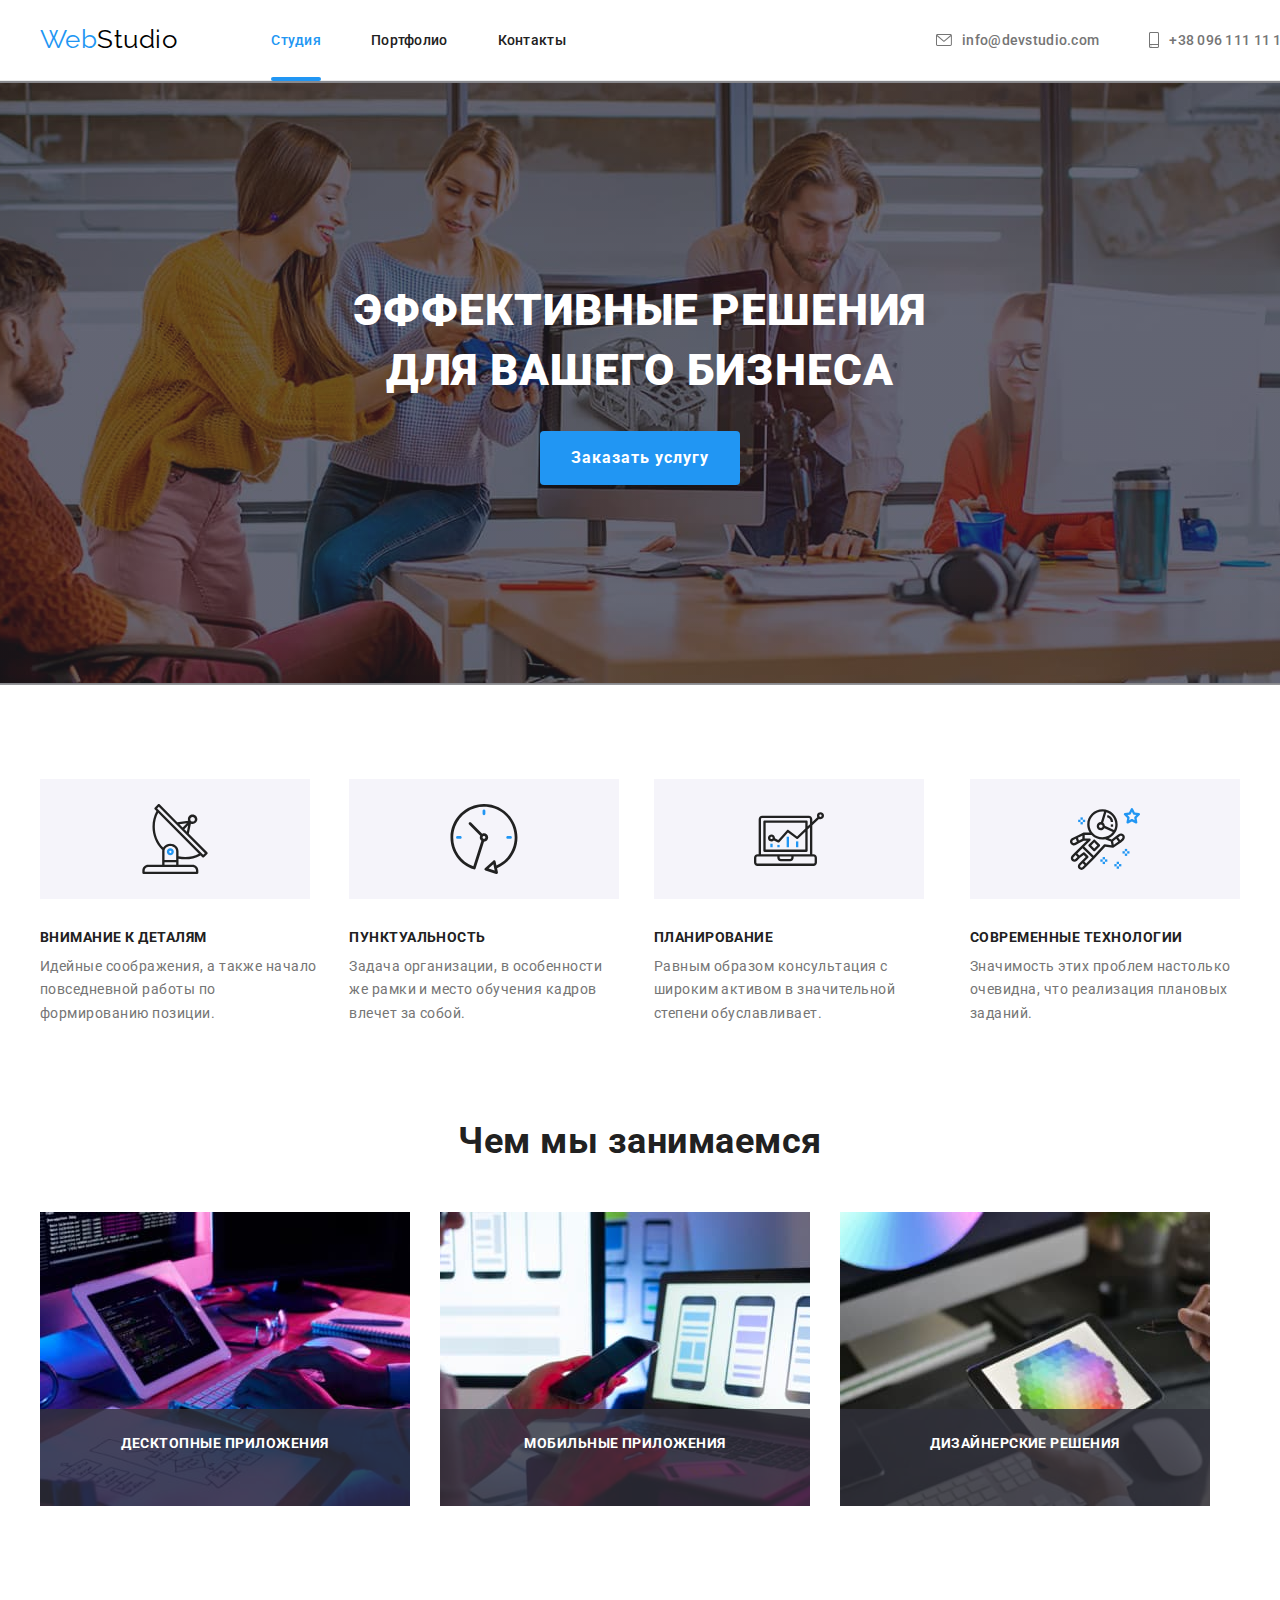
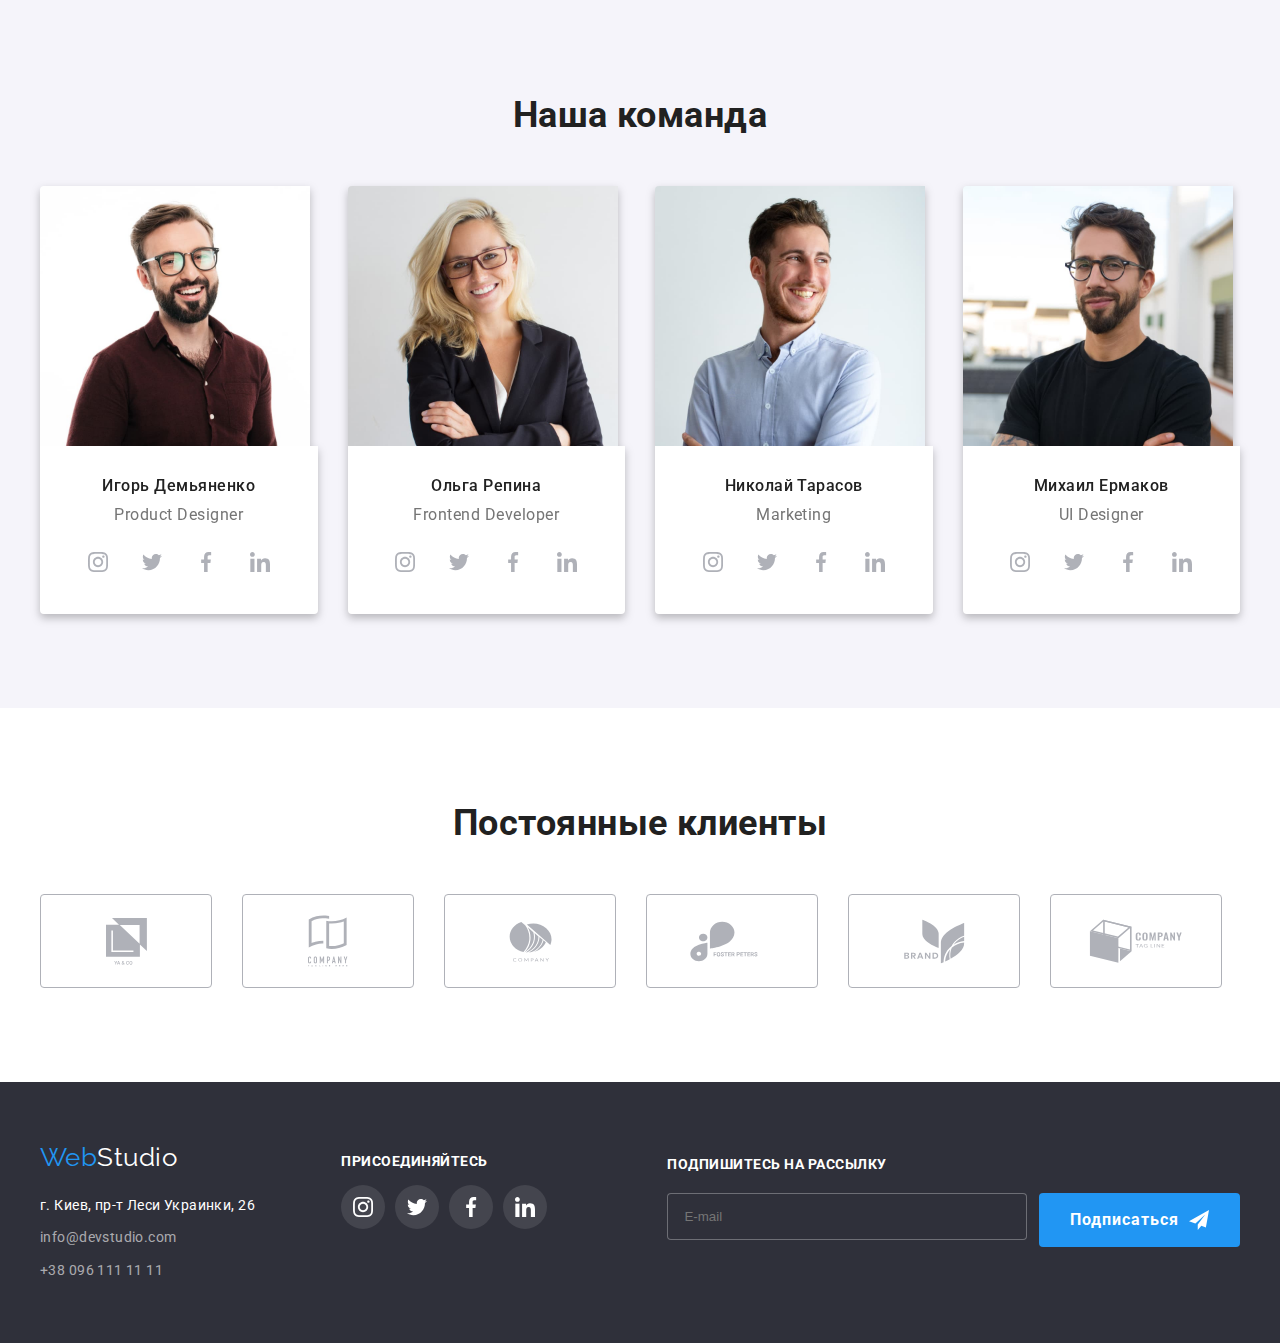
<file: index.html>
<!DOCTYPE html>
<html lang="ru">
  <head>
    <meta charset="UTF-8" />
    <meta http-equiv="X-UA-Compatible" content="IE=edge" />
    <meta name="viewport" content="width=device-width, initial-scale=1.0" />
    <title>WebStudio</title>
    <link
      rel="stylesheet"
      href="https://cdnjs.cloudflare.com/ajax/libs/modern-normalize/1.1.0/modern-normalize.min.css"
      integrity="sha512-wpPYUAdjBVSE4KJnH1VR1HeZfpl1ub8YT/NKx4PuQ5NmX2tKuGu6U/JRp5y+Y8XG2tV+wKQpNHVUX03MfMFn9Q=="
      crossorigin="anonymous"
      referrerpolicy="no-referrer"
    />
    <link rel="preconnect" href="https://fonts.googleapis.com" />
    <link rel="preconnect" href="https://fonts.gstatic.com" crossorigin />
    <link
      href="https://fonts.googleapis.com/css2?family=Raleway:wght@700&family=Roboto:wght@400;500;700;900&display=swap"
      rel="stylesheet"
    />
    <link rel="stylesheet" href="./css/main.min.css">
  </head>
  <body>
    <header class="top-page">
      <div class="container">
        <a href="" lang="en" class="logo top-page__logo link"
          ><span class="aсcent-logo">Web</span>Studio</a
        >
        <nav class="navigation">
          <ul class="list navigation__wrapper">
            <li class="navigation__item">
              <a href="./index.html" class="navigation__link link current">Студия</a>
            </li>
            <li class="navigation__item">
              <a href="./portfolio.html" class="navigation__link link">Портфолио</a>
            </li>
            <li class="navigation__item"><a href="" class="navigation__link link">Контакты</a></li>
          </ul>
        </nav>
        <ul class="list contacts">
          <li class="contacts__item">
            <a href="mailto:info@devstudio.com" class="link">
              <svg class="contacts__envelope" width="16" height="12">
                <use href="./images/icons.svg#envelope"></use></svg
              >info@devstudio.com</a
            >
          </li>
          <li class="contacts__item">
            <a href="tel:+380961111111" class="link">
              <svg class="contacts__smartphone" width="10" height="16">
                <use href="./images/icons.svg#smartphone"></use></svg
              >+38 096 111 11 11</a
            >
          </li>
        </ul>
      </div>
    </header>
    <main>
      <section class="hero">
        <div class="container">
          <h1 class="hero-title">
            Эффективные решения <br />
            для вашего бизнеса
          </h1>
          <button type="button" class="btn" data-modal-open>
            Заказать услугу
          </button>
        </div>
      </section>
      <section class="peculiarities">
        <div class="container">
          <h2 class="visually-hidden">Особенности</h2>
          <ul class="list wrapper">
            <li class="peculiarities__item">
              <div class="peculiarities__thumb">
                <svg class="icon-pecul" width="70px" height="70px">
                  <use href="./images/icons.svg#antenna"></use>
                </svg>
              </div>

              <h3 class="peculiarities__title">Внимание к деталям</h3>
              <p class="peculiarities__text">
                Идейные соображения, а также начало повседневной работы по
                формированию позиции.
              </p>
            </li>
            <li class="peculiarities__item">
              <div class="peculiarities__thumb">
                <svg class="icon-pecul" width="70px" height="70px">
                  <use href="./images/icons.svg#clock"></use>
                </svg>
              </div>
              <h3 class="peculiarities__title">Пунктуальность</h3>
              <p class="peculiarities__text">
                Задача организации, в особенности же рамки и место обучения
                кадров влечет за собой.
              </p>
            </li>
            <li class="peculiarities__item">
              <div class="peculiarities__thumb">
                <svg class="icon-pecul" width="70px" height="70px">
                  <use href="./images/icons.svg#diagram"></use>
                </svg>
              </div>
              <h3 class="peculiarities__title">Планирование</h3>
              <p class="peculiarities__text">
                Равным образом консультация с широким активом в значительной
                степени обуславливает.
              </p>
            </li>
            <li class="peculiarities__item">
              <div class="peculiarities__thumb">
                <svg class="icon-pecul" width="70px" height="70px">
                  <use href="./images/icons.svg#astronaut"></use>
                </svg>
              </div>
              <h3 class="peculiarities__title">Современные технологии</h3>
              <p class="peculiarities__text">
                Значимость этих проблем настолько очевидна, что реализация
                плановых заданий.
              </p>
            </li>
          </ul>
        </div>
      </section>
      <section class="work">
        <div class="container">
          <h2 class="title-section">Чем мы занимаемся</h2>
          <ul class="work__wrapper list">
            <li class="work__item">
              <a href=""
                ><img
                  class="work__image"
                  src="./images/box1.jpg"
                  alt="Компьютерные приложения"
                  width="370"
              /></a>
              <div class="work__wrapper-title">
                <h3 class="work__title">Десктопные приложения</h3>
              </div>
            </li>
            <li class="work__item">
              <a href=""
                ><img
                  class="work__image"
                  src="./images/box2.jpg"
                  alt="Мобильные приложения"
                  width="370"
              /></a>
              <div class="work__wrapper-title">
                <h3 class="work__title">Мобильные приложения</h3>
              </div>
            </li>
            <li class="work__item">
              <a href=""
                ><img
                  class="work__image"
                  src="./images/box3.jpg"
                  alt="Дизайн"
                  width="370"
              /></a>
              <div class="work__wrapper-title">
                <h3 class="work__title">Дизайнерские решения</h3>
              </div>
            </li>
          </ul>
        </div>
      </section>
      <section class="workers">
        <div class="container">
          <h2 class="title-section">Наша команда</h2>
          <ul class="workers__wrapper list">
            <li class="workers__item">
              <img
                class="workers__img"
                src="./images/img1.jpg"
                alt="Игорь Демьяненко"
                width="270"
              />
              <div class="dec-worker">
                <h3 class="dec-worker__name">Игорь Демьяненко</h3>
                <p lang="en" class="dec-worker__position">Product Designer</p>
                <ul class="list soc-links">
                  <li class="soc-links__item">
                    <a class="link" href="">
                      <svg class="soc-links__icon" width="20" height="20">
                        <use href="./images/icons.svg#instagram"></use>
                      </svg>
                    </a>
                  </li>
                  <li class="soc-links__item">
                    <a class="link" href=""
                      ><svg class="soc-links__icon" width="20" height="20">
                        <use href="./images/icons.svg#twitter"></use></svg
                    ></a>
                  </li>
                  <li class="soc-links__item">
                    <a class="link" href=""
                      ><svg class="soc-links__icon" width="20" height="20">
                        <use href="./images/icons.svg#facebook"></use></svg
                    ></a>
                  </li>
                  <li class="soc-links__item">
                    <a class="link" href=""
                      ><svg class="soc-links__icon" width="20" height="20">
                        <use href="./images/icons.svg#linkedin"></use></svg
                    ></a>
                  </li>
                </ul>
              </div>
            </li>
            <li class="workers__item">
              <img
                class="workers__img"
                src="./images/img2.jpg"
                alt="Ольга Репинa"
                width="270"
              />
              <div class="dec-worker">
                <h3 class="dec-worker__name">Ольга Репина</h3>
                <p lang="en" class="dec-worker__position">Frontend Developer</p>
                <ul class="list soc-links">
                  <li class="soc-links__item">
                    <a class="link" href="">
                      <svg class="soc-links__icon" width="20" height="20">
                        <use href="./images/icons.svg#instagram"></use>
                      </svg>
                    </a>
                  </li>
                  <li class="soc-links__item">
                    <a class="link" href=""
                      ><svg class="soc-links__icon" width="20" height="20">
                        <use href="./images/icons.svg#twitter"></use></svg
                    ></a>
                  </li>
                  <li class="soc-links__item">
                    <a class="link" href=""
                      ><svg class="soc-links__icon" width="20" height="20">
                        <use href="./images/icons.svg#facebook"></use></svg
                    ></a>
                  </li>
                  <li class="soc-links__item">
                    <a class="link" href=""
                      ><svg class="soc-links__icon" width="20" height="20">
                        <use href="./images/icons.svg#linkedin"></use></svg
                    ></a>
                  </li>
                </ul>
              </div>
            </li>
            <li class="workers__item">
              <img
                class="workers__img"
                src="./images/img3.jpg"
                alt="Николай Тарасов"
                width="270"
              />
              <div class="dec-worker">
                <h3 class="dec-worker__name">Николай Тарасов</h3>
                <p lang="en" class="dec-worker__position">Marketing</p>
                <ul class="list soc-links">
                  <li class="soc-links__item">
                    <a class="link" href="">
                      <svg class="soc-links__icon" width="20" height="20">
                        <use href="./images/icons.svg#instagram"></use>
                      </svg>
                    </a>
                  </li>
                  <li class="soc-links__item">
                    <a class="link" href=""
                      ><svg class="soc-links__icon" width="20" height="20">
                        <use href="./images/icons.svg#twitter"></use></svg
                    ></a>
                  </li>
                  <li class="soc-links__item">
                    <a class="link" href=""
                      ><svg class="soc-links__icon" width="20" height="20">
                        <use href="./images/icons.svg#facebook"></use></svg
                    ></a>
                  </li>
                  <li class="soc-links__item">
                    <a class="link" href=""
                      ><svg class="soc-links__icon" width="20" height="20">
                        <use href="./images/icons.svg#linkedin"></use></svg
                    ></a>
                  </li>
                </ul>
              </div>
            </li>
            <li class="workers__item">
              <img
                class="workers__img"
                src="./images/img4.jpg"
                alt="Михаил Ермаков"
                width="270"
              />
              <div class="dec-worker">
                <h3 class="dec-worker__name">Михаил Ермаков</h3>
                <p lang="en" class="dec-worker__position">UI Designer</p>
                <ul class="list soc-links">
                  <li class="soc-links__item">
                    <a class="link" href="">
                      <svg class="soc-links__icon" width="20" height="20">
                        <use href="./images/icons.svg#instagram"></use>
                      </svg>
                    </a>
                  </li>
                  <li class="soc-links__item">
                    <a class="link" href=""
                      ><svg class="soc-links__icon" width="20" height="20">
                        <use href="./images/icons.svg#twitter"></use></svg
                    ></a>
                  </li>
                  <li class="soc-links__item">
                    <a class="link" href=""
                      ><svg class="soc-links__icon" width="20" height="20">
                        <use href="./images/icons.svg#facebook"></use></svg
                    ></a>
                  </li>
                  <li class="soc-links__item">
                    <a class="link" href=""
                      ><svg class="soc-links__icon" width="20" height="20">
                        <use href="./images/icons.svg#linkedin"></use></svg
                    ></a>
                  </li>
                </ul>
              </div>
            </li>
          </ul>
        </div>
      </section>
      <section class="clients">
        <div class="container">
          <h2 class="title-section">Постоянные клиенты</h2>
          <ul class="list clients__list">
            <li class="clients__thumb">
              <a href="" class="link">
                <svg class="clients__icon" width="41px" height="47px">
                  <use href="./images/icons.svg#company0"></use>
                </svg>
              </a>
            </li>
            <li class="clients__thumb">
              <a href="" class="link">
                <svg class="clients__icon" width="40px" height="52px">
                  <use href="./images/icons.svg#company1"></use>
                </svg>
              </a>
            </li>
            <li class="clients__thumb">
              <a href="" class="link">
                <svg class="clients__icon" width="43px" height="41px">
                  <use href="./images/icons.svg#company2"></use>
                </svg>
              </a>
            </li>
            <li class="clients__thumb">
              <a href="" class="link">
                <svg class="clients__icon" width="84px" height="41px">
                  <use href="./images/icons.svg#company3"></use>
                </svg>
              </a>
            </li>
            <li class="clients__thumb">
              <a href="" class="link">
                <svg class="clients__icon" width="63px" height="45px">
                  <use href="./images/icons.svg#company4"></use>
                </svg>
              </a>
            </li>
            <li class="clients__thumb">
              <a href="" class="link">
                <svg class="clients__icon" width="94px" height="44px">
                  <use href="./images/icons.svg#company5"></use>
                </svg>
              </a>
            </li>
          </ul>
        </div>
      </section>
    </main>
    <footer class="bottom-page">
      <div class="container">
        <div class="left-side-footer">
          <a href="" lang="en" class="logo bottom-page__logo link"
            ><span class="aсcent-logo">Web</span>Studio</a
          >
          <address class="geoloc-contacts">
            <ul class="geoloc-contacts__list list">
              <li class="geoloc-contacts__item">
                <a
                  href="https://goo.gl/maps/22c3Fu3iABQrKYj2A"
                  class="geoloc-contacts__link link geoloc-contacts__link_map"
                  >г. Киев, пр-т Леси Украинки, 26</a
                >
              </li>
              <li class="geoloc-contacts__item">
                <a href="mailto:info@devstudio.com" class="geoloc-contacts__link link"
                  >info@devstudio.com</a
                >
              </li>
              <li class="geoloc-contacts__item">
                <a href="tel:+380961111111" class="geoloc-contacts__link link">+38 096 111 11 11</a>
              </li>
            </ul>
          </address>
        </div>
        <div class="soc-links-footer">
          <strong class="appeal-footer">присоединяйтесь</strong>
          <ul class="list soc-links">
            <li class="soc-links__item">
              <a class="link" href="">
                <svg class="soc-links__icon" width="20" height="20">
                  <use href="./images/icons.svg#instagram"></use>
                </svg>
              </a>
            </li>
            <li class="soc-links__item">
              <a class="link" href=""
                ><svg class="soc-links__icon" width="20" height="20">
                  <use href="./images/icons.svg#twitter"></use></svg
              ></a>
            </li>
            <li class="soc-links__item">
              <a class="link" href=""
                ><svg class="soc-links__icon" width="20" height="20">
                  <use href="./images/icons.svg#facebook"></use></svg
              ></a>
            </li>
            <li class="soc-links__item">
              <a class="link" href=""
                ><svg class="soc-links__icon" width="20" height="20">
                  <use href="./images/icons.svg#linkedin"></use></svg
              ></a>
            </li>
          </ul>
        </div>
        <div class="form-footer">
          <strong class="appeal-footer">Подпишитесь на рассылку</strong>
          <form class="form-footer__subscribe">
            <label>
               <input class="form-footer__input" type="email" name="user-email" placeholder="E-mail">
            </label>
            <button class="btn btn_subscribe" type="submit"> <span>Подписаться</span>  <svg class="icon-send" width="20" height="20">
                  <use href="./images/icons.svg#icon-send"></use></svg
              > </button>
          </form>
        </div>
      </div>
    </footer>
    <div class="backdrop is-hidden" data-modal>
      <div class="modal">
        <button class="modal__btn-close" data-modal-close type="button">
          <svg class="close-black" width="18" height="18">
            <use href="./images/icons.svg#close-black"></use>
          </svg>
        </button>
        <form class="form-modal">
          <strong class="form-modal__appeal">Оставьте свои данные, мы вам перезвоним</strong>
            <label class="form-modal__label">
              Имя 
              <span class="form-modal__input-wrapper"> <input
                class="form-modal__input"
                type="text"
                name="user-name" required
              /><svg class="form-modal__icon" width="18" height="18">
                  <use href="./images/icons.svg#person-black"></use></svg
              ></span>
             </label>
               <label class="form-modal__label">
              Телефон
              <span class="form-modal__input-wrapper"><input
                class="form-modal__input"
                type="tel"
                name="user-tel" required
              /><svg class="form-modal__icon" width="18" height="18">
                  <use href="./images/icons.svg#phone-black"></use></svg
              > </span>
            </label>
        
            <label class="form-modal__label">
              Почта
               <span class="form-modal__input-wrapper"><input
                class="form-modal__input"
                type="email"
                name="user-email"
              /><svg class="form-modal__icon" width="18" height="18">
                  <use href="./images/icons.svg#email-black"></use></svg
              > </span>
              </label>
            <label class="form-modal__label">
              Комментарий
              <textarea
                class="form-modal__comment"
                name="comment"
                placeholder="Введите текст"
              ></textarea>
            </label>
              <label class="policy">
              <input class="policy__checkbox visually-hidden" type="checkbox" name="policy" value="policy" required />
              <span class="policy__custom-checkbox"></span>
              Соглашаюсь с рассылкой и принимаю&nbsp; <a class="policy__text-agreement" href="">Условия договора</span>
            </label>
          <button class="btn btn_send" type="submit">Отправить</button>
        </form>
      </div>
    </div>
    <script src="./js/modal.js"></script>
  </body>
</html>
</file>
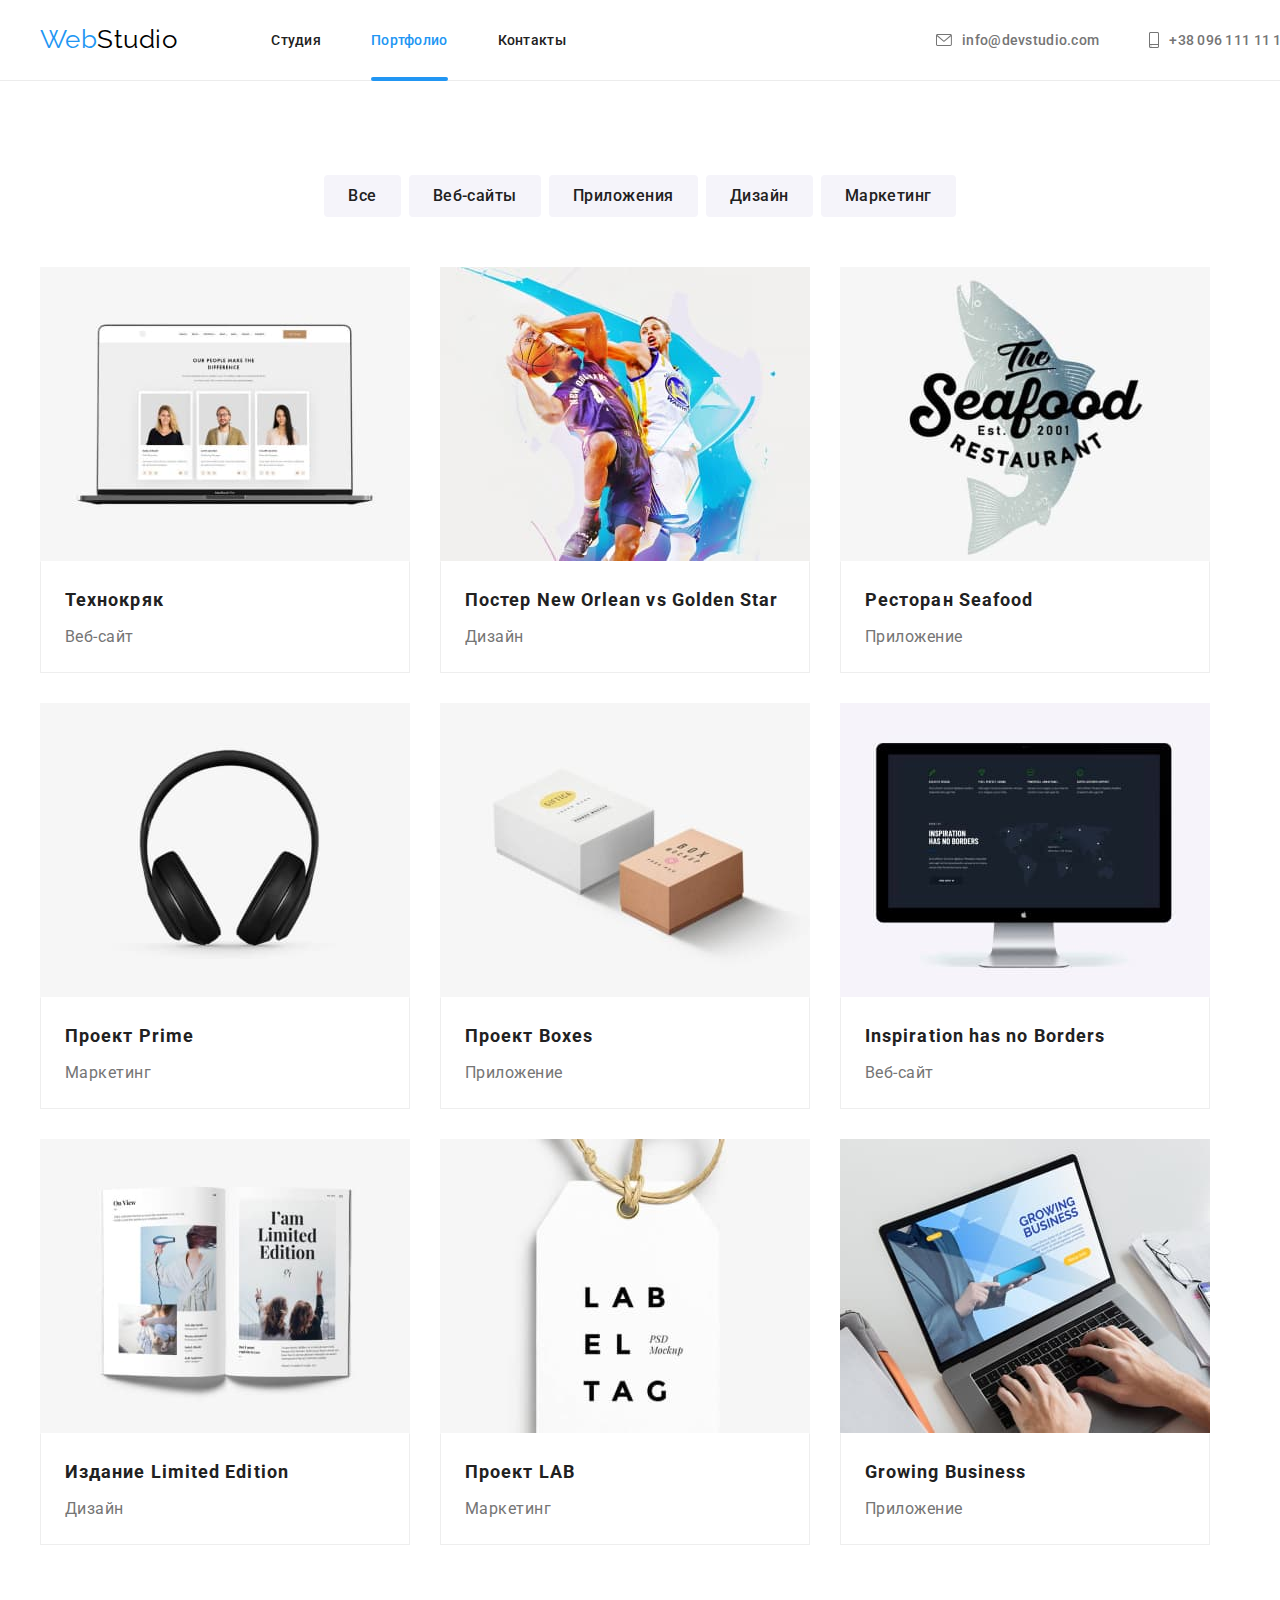
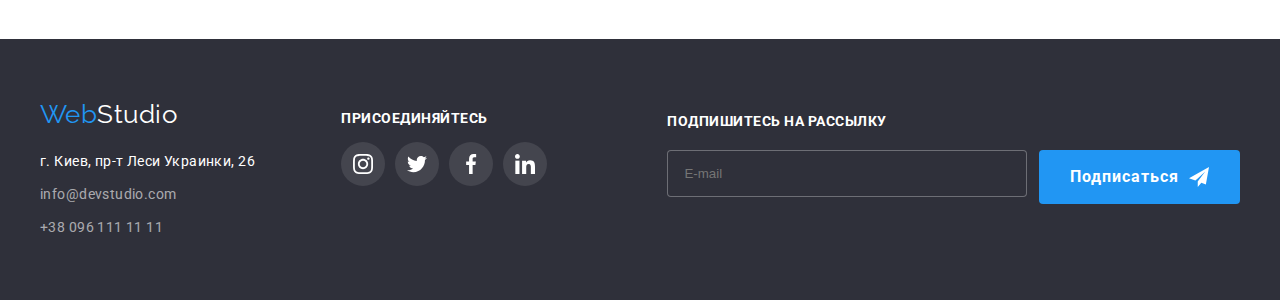
<file: portfolio.html>
<!DOCTYPE html>
<html lang="ru">
  <head>
    <meta charset="UTF-8" />
    <meta http-equiv="X-UA-Compatible" content="IE=edge" />
    <meta name="viewport" content="width=device-width, initial-scale=1.0" />
    <title>WebStudio</title>
    <link
      rel="stylesheet"
      href="https://cdnjs.cloudflare.com/ajax/libs/modern-normalize/1.1.0/modern-normalize.min.css"
      integrity="sha512-wpPYUAdjBVSE4KJnH1VR1HeZfpl1ub8YT/NKx4PuQ5NmX2tKuGu6U/JRp5y+Y8XG2tV+wKQpNHVUX03MfMFn9Q=="
      crossorigin="anonymous"
      referrerpolicy="no-referrer"
    />
    <link rel="preconnect" href="https://fonts.googleapis.com" />
    <link rel="preconnect" href="https://fonts.gstatic.com" crossorigin />
    <link
      href="https://fonts.googleapis.com/css2?family=Raleway:wght@700&family=Roboto:wght@400;500;700;900&display=swap"
      rel="stylesheet"
    />
    <link rel="stylesheet" href="./css/portfolio.min.css" />
  </head>
  <body>
    <header class="top-page">
      <div class="container">
        <a href="" lang="en" class="logo top-page__logo link"
          ><span class="aсcent-logo">Web</span>Studio</a
        >
        <nav class="navigation">
          <ul class="list navigation__wrapper">
            <li class="navigation__item">
              <a href="./index.html" class="navigation__link link">Студия</a>
            </li>
            <li class="navigation__item">
              <a href="./portfolio.html" class="navigation__link link current"
                >Портфолио</a
              >
            </li>
            <li class="navigation__item">
              <a href="" class="navigation__link link">Контакты</a>
            </li>
          </ul>
        </nav>
        <ul class="list contacts">
          <li class="contacts__item">
            <a href="mailto:info@devstudio.com" class="link">
              <svg class="contacts__envelope" width="16" height="12">
                <use href="./images/icons.svg#envelope"></use></svg
              >info@devstudio.com</a
            >
          </li>
          <li class="contacts__item">
            <a href="tel:+380961111111" class="link">
              <svg class="contacts__smartphone" width="10" height="16">
                <use href="./images/icons.svg#smartphone"></use></svg
              >+38 096 111 11 11</a
            >
          </li>
        </ul>
      </div>
    </header>
    <main>
      <section class="portfolio">
        <div class="container">
          <h1 class="visually-hidden">Портфолио</h1>
          <ul class="list filters-wrapper">
            <li class="filters-wrapper__item">
              <button type="button" class="filters-wrapper__btn">Все</button>
            </li>
            <li class="filters-wrapper__item">
              <button type="button" class="filters-wrapper__btn">
                Веб-сайты
              </button>
            </li>
            <li class="filters-wrapper__item">
              <button type="button" class="filters-wrapper__btn">
                Приложения
              </button>
            </li>
            <li class="filters-wrapper__item">
              <button type="button" class="filters-wrapper__btn">Дизайн</button>
            </li>
            <li class="filters-wrapper__item">
              <button type="button" class="filters-wrapper__btn">
                Маркетинг
              </button>
            </li>
          </ul>
          <ul class="list wrapper-projects">
            <li class="wrapper-projects__item">
              <a href="" class="wrapper-projects__link link">
                <div class="box">
                  <img
                    class="wrapper-projects__img"
                    src="./images/img-portf/portf1.jpg"
                    alt="Технокряк"
                    width="370"
                  />
                  <p class="overlay">
                    Ресурс предлагает комплексные предложения с разным уровнем
                    функционала и сервисов. Все это позволит посетителю получить
                    исчерпывающие сведения о компании или частном лице.
                  </p>
                </div>
                <div class="dec-project">
                  <h2 class="dec-project__title">Технокряк</h2>
                  <p class="dec-project__filter-item">Веб-сайт</p>
                </div>
              </a>
            </li>
            <li class="wrapper-projects__item">
              <a href="" class="wrapper-projects__link link">
                <div class="box">
                  <img
                    class="wrapper-projects__img"
                    src="./images/img-portf/portf2.jpg"
                    alt="Постер New Orlean vs Golden Star"
                    width="370"
                  />
                  <p class="overlay">
                    Ресурс предлагает комплексные предложения с разным уровнем
                    функционала и сервисов. Все это позволит посетителю получить
                    исчерпывающие сведения о компании или частном лице.
                  </p>
                </div>
                <div class="dec-project">
                  <h2 class="dec-project__title">
                    Постер New Orlean vs Golden Star
                  </h2>
                  <p class="dec-project__filter-item">Дизайн</p>
                </div>
              </a>
            </li>
            <li class="wrapper-projects__item">
              <a href="" class="wrapper-projects__link link">
                <div class="box">
                  <img
                    class="wrapper-projects__img"
                    src="./images/img-portf/portf3.jpg"
                    alt="Ресторан Seafood"
                    width="370"
                  />
                  <p class="overlay">
                    Ресурс предлагает комплексные предложения с разным уровнем
                    функционала и сервисов. Все это позволит посетителю получить
                    исчерпывающие сведения о компании или частном лице.
                  </p>
                </div>
                <div class="dec-project">
                  <h2 class="dec-project__title">Ресторан Seafood</h2>
                  <p class="dec-project__filter-item">Приложение</p>
                </div>
              </a>
            </li>
            <li class="wrapper-projects__item">
              <a href="" class="wrapper-projects__link link">
                <div class="box">
                  <img
                    class="wrapper-projects__img"
                    src="./images/img-portf/portf4.jpg"
                    alt="Проект Prime"
                    width="370"
                  />
                  <p class="overlay">
                    Ресурс предлагает комплексные предложения с разным уровнем
                    функционала и сервисов. Все это позволит посетителю получить
                    исчерпывающие сведения о компании или частном лице.
                  </p>
                </div>
                <div class="dec-project">
                  <h2 class="dec-project__title">Проект Prime</h2>
                  <p class="dec-project__filter-item">Маркетинг</p>
                </div>
              </a>
            </li>
            <li class="wrapper-projects__item">
              <a href="" class="wrapper-projects__link link">
                <div class="box">
                  <img
                    class="wrapper-projects__img"
                    src="./images/img-portf/portf5.jpg"
                    alt="Проект Boxes"
                    width="370"
                  />
                  <p class="overlay">
                    Ресурс предлагает комплексные предложения с разным уровнем
                    функционала и сервисов. Все это позволит посетителю получить
                    исчерпывающие сведения о компании или частном лице.
                  </p>
                </div>
                <div class="dec-project">
                  <h2 class="dec-project__title">Проект Boxes</h2>
                  <p class="dec-project__filter-item">Приложение</p>
                </div>
              </a>
            </li>
            <li class="wrapper-projects__item">
              <a href="" class="wrapper-projects__link link">
                <div class="box">
                  <img
                    class="wrapper-projects__img"
                    src="./images/img-portf/portf6.jpg"
                    alt="Inspiration has no Borders"
                    width="370"
                  />
                  <p class="overlay">
                    Ресурс предлагает комплексные предложения с разным уровнем
                    функционала и сервисов. Все это позволит посетителю получить
                    исчерпывающие сведения о компании или частном лице.
                  </p>
                </div>
                <div class="dec-project">
                  <h2 class="dec-project__title">Inspiration has no Borders</h2>
                  <p class="dec-project__filter-item">Веб-сайт</p>
                </div>
              </a>
            </li>
            <li class="wrapper-projects__item">
              <a href="" class="wrapper-projects__link link">
                <div class="box">
                  <img
                    class="wrapper-projects__img"
                    src="./images/img-portf/portf7.jpg"
                    alt="Издание Limited Edition"
                    width="370"
                  />
                  <p class="overlay">
                    Ресурс предлагает комплексные предложения с разным уровнем
                    функционала и сервисов. Все это позволит посетителю получить
                    исчерпывающие сведения о компании или частном лице.
                  </p>
                </div>
                <div class="dec-project">
                  <h2 class="dec-project__title">Издание Limited Edition</h2>
                  <p class="dec-project__filter-item">Дизайн</p>
                </div>
              </a>
            </li>
            <li class="wrapper-projects__item">
              <a href="" class="wrapper-projects__link link">
                <div class="box">
                  <img
                    class="wrapper-projects__img"
                    src="./images/img-portf/portf8.jpg"
                    alt="Проект LAB"
                    width="370"
                  />
                  <p class="overlay">
                    Ресурс предлагает комплексные предложения с разным уровнем
                    функционала и сервисов. Все это позволит посетителю получить
                    исчерпывающие сведения о компании или частном лице.
                  </p>
                </div>
                <div class="dec-project">
                  <h2 class="dec-project__title">Проект LAB</h2>
                  <p class="dec-project__filter-item">Маркетинг</p>
                </div>
              </a>
            </li>
            <li class="wrapper-projects__item">
              <a href="" class="wrapper-projects__link link">
                <div class="box">
                  <img
                    class="wrapper-projects__img"
                    src="./images/img-portf/portf9.jpg"
                    alt="Growing Business"
                    width="370"
                  />
                  <p class="overlay">
                    Ресурс предлагает комплексные предложения с разным уровнем
                    функционала и сервисов. Все это позволит посетителю получить
                    исчерпывающие сведения о компании или частном лице.
                  </p>
                </div>
                <div class="dec-project">
                  <h2 class="dec-project__title">Growing Business</h2>
                  <p class="dec-project__filter-item">Приложение</p>
                </div>
              </a>
            </li>
          </ul>
        </div>
      </section>
    </main>
    <footer class="bottom-page">
      <div class="container">
        <div class="left-side-footer">
          <a href="" lang="en" class="logo bottom-page__logo link"
            ><span class="aсcent-logo">Web</span>Studio</a
          >
          <address class="geoloc-contacts">
            <ul class="geoloc-contacts__list list">
              <li class="geoloc-contacts__item">
                <a
                  href="https://goo.gl/maps/22c3Fu3iABQrKYj2A"
                  class="geoloc-contacts__link link geoloc-contacts__link_map"
                  >г. Киев, пр-т Леси Украинки, 26</a
                >
              </li>
              <li class="geoloc-contacts__item">
                <a
                  href="mailto:info@devstudio.com"
                  class="geoloc-contacts__link link"
                  >info@devstudio.com</a
                >
              </li>
              <li class="geoloc-contacts__item">
                <a href="tel:+380961111111" class="geoloc-contacts__link link"
                  >+38 096 111 11 11</a
                >
              </li>
            </ul>
          </address>
        </div>
        <div class="soc-links-footer">
          <strong class="appeal-footer">присоединяйтесь</strong>
          <ul class="list soc-links">
            <li class="soc-links__item">
              <a class="link" href="">
                <svg class="soc-links__icon" width="20" height="20">
                  <use href="./images/icons.svg#instagram"></use>
                </svg>
              </a>
            </li>
            <li class="soc-links__item">
              <a class="link" href=""
                ><svg class="soc-links__icon" width="20" height="20">
                  <use href="./images/icons.svg#twitter"></use></svg
              ></a>
            </li>
            <li class="soc-links__item">
              <a class="link" href=""
                ><svg class="soc-links__icon" width="20" height="20">
                  <use href="./images/icons.svg#facebook"></use></svg
              ></a>
            </li>
            <li class="soc-links__item">
              <a class="link" href=""
                ><svg class="soc-links__icon" width="20" height="20">
                  <use href="./images/icons.svg#linkedin"></use></svg
              ></a>
            </li>
          </ul>
        </div>
        <div class="form-footer">
          <strong class="appeal-footer">Подпишитесь на рассылку</strong>
          <form class="form-footer__subscribe">
            <label>
              <input
                class="form-footer__input"
                type="email"
                name="user-email"
                placeholder="E-mail"
              />
            </label>
            <button class="btn btn_subscribe" type="submit">
              <span>Подписаться</span>
              <svg class="icon-send" width="20" height="20">
                <use href="./images/icons.svg#icon-send"></use>
              </svg>
            </button>
          </form>
        </div>
      </div>
    </footer>
  </body>
</html>
</file>
<file: css/main.min.css>
:root{--akcent-color: #2196f3;--main-textcolor: #757575;--add-textcolor: #212121;--main-bgcolor: #2f303a;--main-font-size: 16px;--margin-right-item: 30px;--margin-right-nav: 50px;--padding-section: 94px;--timing-fun: cubic-bezier(0.4, 0, 0.2, 1)}.visually-hidden{position:absolute;width:1px;height:1px;margin:-1px;border:0;padding:0;white-space:nowrap;clip-path:inset(100%);clip:rect(0 0 0 0);overflow:hidden}body{color:var(--main-textcolor);background-color:#ffffff;font-family:Roboto, sans-serif;letter-spacing:0.03em;margin:0}ul,ol{margin-top:0;margin-bottom:0;padding-left:0}h1,h2,h3,h4,p{margin-top:0;margin-bottom:0}img{display:block}.list{list-style:none;padding:0}.link{text-decoration:none}.peculiarities,.workers,.portfolio,.clients{padding-top:var(--padding-section);padding-bottom:var(--padding-section)}.container{width:1200px;margin:0 auto;padding-left:15px;padding-right:15px}.backdrop{position:fixed;top:0;left:0;z-index:1000;width:100vw;height:100vh;background-color:rgba(0,0,0,0.2);transition:opacity 250ms var(--timing-fun),visibility 250ms var(--timing-fun)}.backdrop.is-hidden{opacity:0;visibility:hidden;pointer-events:none}.modal{position:absolute;top:50%;left:50%;width:530px;height:580px;background-color:#ffffff;transform:scale(1) translate(-50%, -50%);transition:background-color 250ms var(--timing-fun),transform 250ms var(--timing-fun)}.backdrop.is-hidden .modal{transform:scale(0.9) translate(-50%, -50%)}.modal__btn-close{position:absolute;right:8px;top:8px;display:flex;justify-content:center;align-items:center;padding:0;height:30px;width:30px;background-color:transparent;border-color:rgba(0,0,0,0.1);border-radius:50%;cursor:pointer;transition:fill 250ms var(--timing-fun)}.modal__btn-close:hover,.modal__btn-close:focus{fill:var(--akcent-color)}.form-modal{padding:40px}.form-modal__appeal{display:block;margin-bottom:12px;font-size:20px;font-weight:700;line-height:1.15;text-align:center;letter-spacing:0.03em;color:var(--add-textcolor)}.form-modal__label{display:block;margin-bottom:10px;font-size:12px;line-height:1.16;letter-spacing:0.01em}.form-modal__input-wrapper{display:block;position:relative;padding:0;margin-top:4px;top:50%;transform:translateY(-50%, -50%)}.form-modal__input,.form-modal__comment{width:100%;border:1px solid rgba(33,33,33,0.2);border-radius:4px;transition:border-color 250ms var(--timing-fun)}.form-modal__input{height:40px;padding:12px 42px}.form-modal__input:focus,.form-modal__input:hover{outline:none;border-color:var(--akcent-color)}.form-modal__icon{position:absolute;top:50%;left:12px;transform:translateY(-50%);fill:#000000;transition:fill 250ms var(--timing-fun)}.form-modal__input:focus+.form-modal__icon,.form-modal__input:hover+.form-modal__icon{fill:var(--akcent-color)}.form-modal__comment{margin-top:4px;resize:none;height:120px;padding:12px 16px}.form-modal__comment:hover,.form-modal__comment:focus{outline:none;border-color:var(--akcent-color)}.form-modal__comment::placeholder{font-size:14px;line-height:1.14;letter-spacing:0.01em;color:rgba(117,117,117,0.5)}.policy{display:flex;align-items:center;margin-bottom:30px;margin-left:12px;font-size:14px;line-height:1.7;letter-spacing:0.03em}.policy__custom-checkbox{display:inline-block;margin-right:8px;width:16px;height:15px;border:2px solid var(--add-textcolor);border-radius:2px;transition:border-color 250ms var(--timing-fun),background-color 250ms var(--timing-fun)}.policy__custom-checkbox:hover{cursor:pointer;border-color:var(--akcent-color)}.policy__checkbox:checked+.policy__custom-checkbox{background-color:var(--akcent-color);background-image:url(../images/icon-check.svg);border-color:var(--akcent-color)}.policy__checkbox:focus+.policy__custom-checkbox{border-color:var(--akcent-color)}.policy__text-agreement{color:var(--akcent-color)}.btn_send{display:block;margin:0 auto;box-shadow:0 4px 4px 0 rgba(0,0,0,0.25)}.title-section{margin-bottom:50px;color:var(--add-textcolor);font-size:36px;line-height:1.17;text-align:center}.logo{margin-right:94px;color:#000000;font-family:Raleway;font-size:26px;line-height:1.2}.top-page__logo{display:block;padding:24px 0}.aсcent-logo{color:var(--akcent-color)}.bottom-page__logo{display:block;margin-bottom:20px;color:#ffffff}.soc-links{display:flex;justify-content:center;align-items:center}.soc-links__icon{display:block;fill:#afb1b8;transition:fill 250ms var(--timing-fun)}.soc-links__item .link:hover .soc-links__icon,.soc-links__item .link:focus .soc-links__icon{fill:#ffffff}.soc-links__item .link{display:flex;justify-content:center;align-items:center;width:44px;height:44px;border-radius:50%;transition:background-color 250ms var(--timing-fun)}.soc-links__item .link:hover,.soc-links__item .link:focus{background-color:#188ce8}.soc-links__item:not(:last-child){margin-right:10px}.soc-links-footer{display:flex;flex-wrap:wrap;margin-top:12px;max-width:206px;height:80px}.soc-links-footer .soc-links__item .link{background:rgba(255,255,255,0.1);transition:background-color 250ms var(--timing-fun)}.soc-links-footer .soc-links__item .link:hover,.soc-links-footer .soc-links__item .link:focus{background-color:var(--akcent-color)}.soc-links-footer .soc-links__icon{fill:#ffffff}.btn{min-width:200px;padding:10px 29px;color:#ffffff;background-color:var(--akcent-color);font-family:inherit;font-weight:700;font-size:var(--main-font-size);line-height:1.87;align-items:center;letter-spacing:0.06em;cursor:pointer;border-color:transparent;border-radius:4px;transition:background-color 250ms var(--timing-fun)}.btn:hover,.btn:focus{background-color:#188ce8}.top-page{border-bottom:1px solid #ececec}.top-page .container{display:flex;align-items:center}.navigation__wrapper{display:flex;margin-right:-50px}.navigation__item{margin-right:var(--margin-right-nav)}.navigation__item .link{display:block;padding:32px 0}.navigation__link{color:var(--add-textcolor)}.navigation__link,.contacts .link{font-weight:500;font-size:14px;line-height:1.143;letter-spacing:0.02em;transition:color 250ms var(--timing-fun)}.contacts{display:flex;margin-right:-50px;margin-left:auto}.contacts__item:not(:last-child){margin-right:var(--margin-right-nav)}.contacts__item .link{display:flex;justify-content:center;align-items:center;padding-top:32px;padding-bottom:32px}.contacts .link{color:var(--main-textcolor)}.contacts .link:hover,.contacts .link:focus{color:var(--akcent-color)}.contacts__envelope,.contacts__smartphone{margin-right:10px;fill:currentColor}.navigation .link:hover,.navigation .link:focus{color:var(--akcent-color)}.current{color:var(--akcent-color);position:relative}.current::after{content:"";display:block;position:absolute;bottom:-1px;width:100%;height:4px;background-color:var(--akcent-color);border-radius:2px;border-color:transparent}.hero{padding-top:200px;padding-bottom:200px;color:#ffffff;text-align:center;letter-spacing:0.06em;background-color:#c4c4c4;background-image:linear-gradient(rgba(47,48,58,0.4), rgba(47,48,58,0.4)),url(../images/bg-hero.jpg);background-repeat:no-repeat;background-position:center;background-size:1600px}.hero-title{margin-bottom:30px;font-weight:900;font-size:44px;line-height:1.36;text-transform:uppercase}.peculiarities .wrapper{display:flex}.peculiarities__item{flex-basis:calc((100% -90px) / 4);margin-right:var(--margin-right-item)}.peculiarities__item:nth-child(4n){margin-right:0}.peculiarities__title{margin-bottom:10px;color:var(--add-textcolor);font-size:14px;line-height:1.143;text-transform:uppercase}.peculiarities__text{font-size:14px;line-height:1.7}.peculiarities__thumb{display:flex;justify-content:center;align-items:center;width:270px;height:120px;background-color:#f5f4fa;margin-bottom:30px}.work{padding-bottom:var(--padding-section)}.work__wrapper{display:flex;flex-wrap:wrap}.work__item{position:relative}.work__item:not(:last-child){margin-right:30px}.work__wrapper-title{position:absolute;bottom:0;height:70px;width:370px;padding-top:27px;background-color:#2f303acc}.work__title{font-weight:700;font-size:14px;line-height:1.14;text-align:center;text-transform:uppercase;color:#ffffff}.workers{background-color:#f5f4fa}.workers__wrapper{display:flex}.workers__item{flex-basis:calc((100% - 90px) / 4);filter:drop-shadow(0px 4px 4px rgba(0,0,0,0.25));overflow:hidden;border-radius:4px}.workers__item:not(:last-child){margin-right:var(--margin-right-item)}.workers__img{display:block;max-width:100%;height:auto}.dec-worker{background-color:#ffffff;padding-top:30px;padding-bottom:30px}.dec-worker__name{margin-bottom:10px;color:var(--add-textcolor);font-weight:500;font-size:var(--main-font-size);line-height:1.19;text-align:center}.dec-worker__position{margin-bottom:16px;font-size:var(--main-font-size);line-height:1.19;text-align:center}.clients__list{display:flex}.clients__thumb{display:flex;justify-content:center;align-items:center}.clients__thumb:not(:last-child){margin-right:var(--margin-right-item)}.clients__thumb .link{display:flex;justify-content:center;align-items:center;width:170px;height:92px;border:1px solid #afb1b8;border-radius:4px;transition:border-color 250ms var(--timing-fun)}.clients__thumb .link:hover,.clients__thumb .link:focus{border-color:var(--akcent-color)}.clients__icon{fill:#afb1b8;transition:fill 250ms var(--timing-fun)}.clients__thumb .link:hover .clients__icon,.clients__thumb .link:focus .clients__icon{fill:var(--akcent-color)}.bottom-page{background-color:var(--main-bgcolor);padding-top:60px;padding-bottom:60px}.bottom-page .container{display:flex}.left-side-footer{margin-right:70px}.geoloc-contacts__item:not(:last-child){margin-bottom:9px}.geoloc-contacts__link{display:block;color:rgba(255,255,255,0.6);font-style:normal;font-size:14px;line-height:1.71;letter-spacing:0.03em;transition:color 250ms var(--timing-fun)}.geoloc-contacts__link:hover,.geoloc-contacts__link:focus{color:var(--akcent-color)}.geoloc-contacts__link_map{color:#ffffff}.appeal-footer{font-size:14px;line-height:1.14;text-transform:uppercase;color:#ffffff}.form-footer{margin-top:12px;margin-left:auto}.form-footer__subscribe{display:flex;flex-wrap:nowrap;margin-top:20px}.form-footer__input{width:360px;margin-right:12px;padding:15px 16px;border:1px solid rgba(255,255,255,0.3);border-radius:4px;box-sizing:border-box;background-color:var(--main-bgcolor);color:#ffffff;transition:border-color 250ms var(--timing-fun)}.form-footer__input:hover,.form-footer__input:focus{outline:none;border-color:var(--akcent-color)}.btn_subscribe{display:flex;align-items:center}.icon-send{margin-left:10px}
/*# sourceMappingURL=main.min.css.map */
</file>
<file: css/portfolio.min.css>
:root{--akcent-color: #2196f3;--main-textcolor: #757575;--add-textcolor: #212121;--main-bgcolor: #2f303a;--main-font-size: 16px;--margin-right-item: 30px;--margin-right-nav: 50px;--padding-section: 94px;--timing-fun: cubic-bezier(0.4, 0, 0.2, 1)}.visually-hidden{position:absolute;width:1px;height:1px;margin:-1px;border:0;padding:0;white-space:nowrap;clip-path:inset(100%);clip:rect(0 0 0 0);overflow:hidden}body{color:var(--main-textcolor);background-color:#ffffff;font-family:Roboto, sans-serif;letter-spacing:0.03em;margin:0}ul,ol{margin-top:0;margin-bottom:0;padding-left:0}h1,h2,h3,h4,p{margin-top:0;margin-bottom:0}img{display:block}.list{list-style:none;padding:0}.link{text-decoration:none}.peculiarities,.workers,.portfolio,.clients{padding-top:var(--padding-section);padding-bottom:var(--padding-section)}.container{width:1200px;margin:0 auto;padding-left:15px;padding-right:15px}.title-section{margin-bottom:50px;color:var(--add-textcolor);font-size:36px;line-height:1.17;text-align:center}.logo{margin-right:94px;color:#000000;font-family:Raleway;font-size:26px;line-height:1.2}.top-page__logo{display:block;padding:24px 0}.aсcent-logo{color:var(--akcent-color)}.bottom-page__logo{display:block;margin-bottom:20px;color:#ffffff}.soc-links{display:flex;justify-content:center;align-items:center}.soc-links__icon{display:block;fill:#afb1b8;transition:fill 250ms var(--timing-fun)}.soc-links__item .link:hover .soc-links__icon,.soc-links__item .link:focus .soc-links__icon{fill:#ffffff}.soc-links__item .link{display:flex;justify-content:center;align-items:center;width:44px;height:44px;border-radius:50%;transition:background-color 250ms var(--timing-fun)}.soc-links__item .link:hover,.soc-links__item .link:focus{background-color:#188ce8}.soc-links__item:not(:last-child){margin-right:10px}.soc-links-footer{display:flex;flex-wrap:wrap;margin-top:12px;max-width:206px;height:80px}.soc-links-footer .soc-links__item .link{background:rgba(255,255,255,0.1);transition:background-color 250ms var(--timing-fun)}.soc-links-footer .soc-links__item .link:hover,.soc-links-footer .soc-links__item .link:focus{background-color:var(--akcent-color)}.soc-links-footer .soc-links__icon{fill:#ffffff}.btn{min-width:200px;padding:10px 29px;color:#ffffff;background-color:var(--akcent-color);font-family:inherit;font-weight:700;font-size:var(--main-font-size);line-height:1.87;align-items:center;letter-spacing:0.06em;cursor:pointer;border-color:transparent;border-radius:4px;transition:background-color 250ms var(--timing-fun)}.btn:hover,.btn:focus{background-color:#188ce8}.top-page{border-bottom:1px solid #ececec}.top-page .container{display:flex;align-items:center}.navigation__wrapper{display:flex;margin-right:-50px}.navigation__item{margin-right:var(--margin-right-nav)}.navigation__item .link{display:block;padding:32px 0}.navigation__link{color:var(--add-textcolor)}.navigation__link,.contacts .link{font-weight:500;font-size:14px;line-height:1.143;letter-spacing:0.02em;transition:color 250ms var(--timing-fun)}.contacts{display:flex;margin-right:-50px;margin-left:auto}.contacts__item:not(:last-child){margin-right:var(--margin-right-nav)}.contacts__item .link{display:flex;justify-content:center;align-items:center;padding-top:32px;padding-bottom:32px}.contacts .link{color:var(--main-textcolor)}.contacts .link:hover,.contacts .link:focus{color:var(--akcent-color)}.contacts__envelope,.contacts__smartphone{margin-right:10px;fill:currentColor}.navigation .link:hover,.navigation .link:focus{color:var(--akcent-color)}.current{color:var(--akcent-color);position:relative}.current::after{content:"";display:block;position:absolute;bottom:-1px;width:100%;height:4px;background-color:var(--akcent-color);border-radius:2px;border-color:transparent}.filters-wrapper{display:flex;justify-content:center;margin-bottom:50px}.filters-wrapper__item:not(:last-child){margin-right:8px}.filters-wrapper__btn{padding:6px 22px;color:var(--add-textcolor);background-color:#f5f4fa;font-family:inherit;font-weight:500;font-size:var(--main-font-size);line-height:1.62;text-align:center;letter-spacing:0.03em;border-color:transparent;border-radius:4px;cursor:pointer;transition:color 250ms var(--timing-fun),background-color 250ms var(--timing-fun),box-shadow 250ms var(--timing-fun)}.filters-wrapper__btn:active{color:#ffffff;background-color:var(--akcent-color)}.filters-wrapper__btn:hover,.filters-wrapper__btn:focus{color:#ffffff;background-color:var(--akcent-color);box-shadow:0 4px 4px 0 rgba(0,0,0,0.25)}.wrapper-projects{display:flex;flex-wrap:wrap}.wrapper-projects__item{flex-basis:calc((100% - 90px) / 3);margin-right:var(--margin-right-item);transition:box-shadow 250ms var(--timing-fun)}.wrapper-projects__item:nth-child(3n){margin-right:0}.wrapper-projects__item:hover{cursor:pointer;box-shadow:0 4px 4px 0 rgba(0,0,0,0.25)}.wrapper-projects__item:not(:nth-last-child(-n+3)){margin-bottom:var(--margin-right-item)}.box{position:relative;overflow:hidden}.overlay{position:absolute;top:0;left:0;width:100%;height:100%;overflow:auto;padding:63px 24px;background-color:rgba(33,150,243,0.9);transform:translateY(100%);transition:transform 250ms ease;font-size:18px;line-height:1.56;color:#ffffff}.wrapper-projects__link:hover .overlay,.wrapper-projects__link:focus .overlay{transform:translateY(0)}.dec-project{padding:20px 24px;border:1px solid #eeeeee;border-top-color:transparent}.dec-project__title{margin-bottom:4px;color:var(--add-textcolor);font-size:18px;line-height:2;letter-spacing:0.06em;transition:color 250ms var(--timing-fun)}.dec-project__title:hover{color:var(--akcent-color)}.dec-project__filter-item{color:var(--main-textcolor);font-size:var(--main-font-size);line-height:1.87}.bottom-page{background-color:var(--main-bgcolor);padding-top:60px;padding-bottom:60px}.bottom-page .container{display:flex}.left-side-footer{margin-right:70px}.geoloc-contacts__item:not(:last-child){margin-bottom:9px}.geoloc-contacts__link{display:block;color:rgba(255,255,255,0.6);font-style:normal;font-size:14px;line-height:1.71;letter-spacing:0.03em;transition:color 250ms var(--timing-fun)}.geoloc-contacts__link:hover,.geoloc-contacts__link:focus{color:var(--akcent-color)}.geoloc-contacts__link_map{color:#ffffff}.appeal-footer{font-size:14px;line-height:1.14;text-transform:uppercase;color:#ffffff}.form-footer{margin-top:12px;margin-left:auto}.form-footer__subscribe{display:flex;flex-wrap:nowrap;margin-top:20px}.form-footer__input{width:360px;margin-right:12px;padding:15px 16px;border:1px solid rgba(255,255,255,0.3);border-radius:4px;box-sizing:border-box;background-color:var(--main-bgcolor);color:#ffffff;transition:border-color 250ms var(--timing-fun)}.form-footer__input:hover,.form-footer__input:focus{outline:none;border-color:var(--akcent-color)}.btn_subscribe{display:flex;align-items:center}.icon-send{margin-left:10px}
/*# sourceMappingURL=portfolio.min.css.map */
</file>
